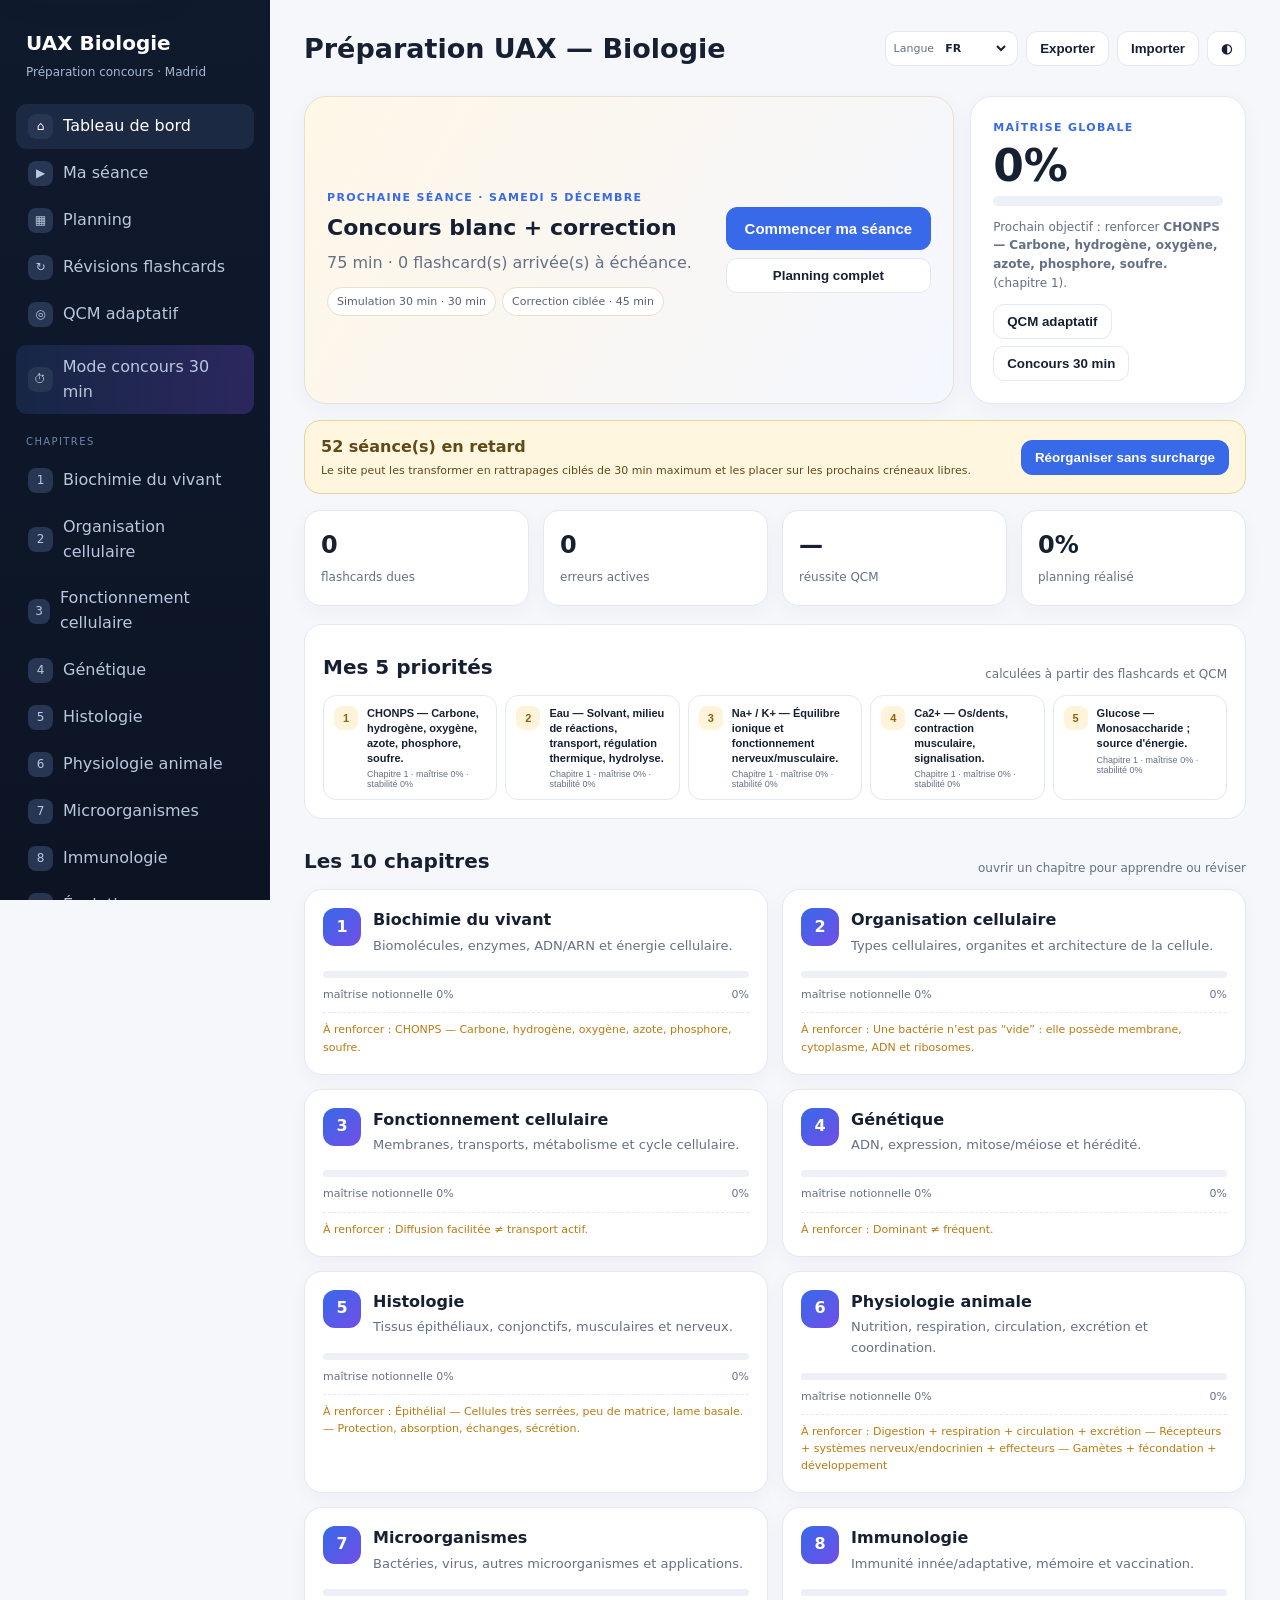
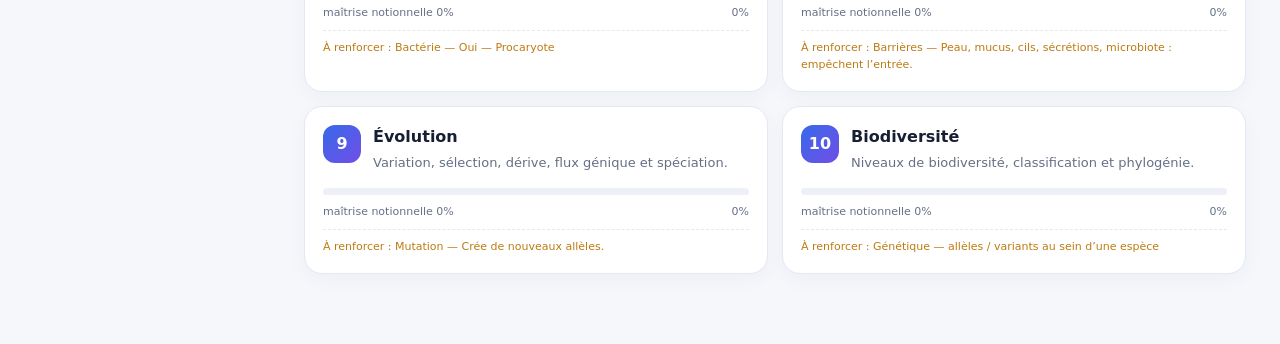
<file: index.html>
<!doctype html>
<html lang="fr">
<head>
  <meta charset="utf-8">
  <meta name="viewport" content="width=device-width,initial-scale=1">
  <meta name="theme-color" content="#101a2d">
  <meta name="description" content="Préparation interactive au QCM de biologie UAX : cours, flashcards, planning, QCM adaptatifs et concours blancs.">
  <link rel="manifest" href="manifest.webmanifest">
  <link rel="icon" href="icon.svg" type="image/svg+xml">
  <title>UAX Biologie — Préparation interactive V3.1</title>
  <link rel="stylesheet" href="style.css">
</head>
<body>
  <div id="app"></div>
  <noscript>Ce site nécessite JavaScript pour les flashcards, QCM et le suivi de progression.</noscript>
  <script src="data.js"></script>
  <script src="app.js"></script>
  <script>if('serviceWorker' in navigator && location.protocol!=='file:'){navigator.serviceWorker.register('./sw.js').catch(()=>{});}</script>
</body>
</html>
</file>
<file: style.css>
:root{--bg:#f5f7fb;--panel:#fff;--text:#172033;--muted:#657086;--line:#e3e8f2;--nav:#101a2d;--nav2:#1c2942;--accent:#3769e8;--accent2:#714ee8;--good:#16855b;--warn:#bc7b11;--bad:#c4434a;--shadow:0 12px 36px rgba(25,39,72,.08);--radius:18px}*{box-sizing:border-box}html{scroll-behavior:smooth}body{margin:0;font-family:Inter,ui-sans-serif,system-ui,-apple-system,"Segoe UI",Roboto,Arial,sans-serif;color:var(--text);background:var(--bg);line-height:1.55}.shell{min-height:100vh;display:grid;grid-template-columns:270px 1fr}.sidebar{position:sticky;top:0;height:100vh;padding:22px 16px;background:linear-gradient(180deg,var(--nav),#0c1424);color:#fff;overflow:auto}.brand{padding:6px 10px 18px}.brand b{display:block;font-size:20px}.brand span{font-size:12px;color:#a8b7d4}.nav-btn{display:flex;align-items:center;gap:10px;width:100%;border:0;background:transparent;color:#bac7df;padding:10px 12px;border-radius:11px;text-align:left;font:inherit;cursor:pointer;margin:2px 0}.nav-btn:hover,.nav-btn.active{background:var(--nav2);color:#fff}.nav-num{width:25px;height:25px;border-radius:8px;background:#273653;display:grid;place-items:center;font-size:12px}.nav-section{font-size:10px;letter-spacing:.14em;text-transform:uppercase;color:#6f84aa;margin:20px 10px 8px}.main{padding:28px 34px 70px;min-width:0}.topbar{display:flex;justify-content:space-between;align-items:center;gap:16px;margin-bottom:26px}.topbar h1{font-size:27px;margin:0}.top-actions{display:flex;gap:8px;flex-wrap:wrap}.btn{border:1px solid var(--line);background:var(--panel);color:var(--text);border-radius:11px;padding:9px 13px;font-weight:650;cursor:pointer}.btn:hover{border-color:#bfc9df}.btn.primary{background:var(--accent);color:#fff;border-color:var(--accent)}.btn.danger{color:var(--bad)}.hero{background:linear-gradient(120deg,#172744,#273f74 62%,#4b4da6);color:#fff;border-radius:24px;padding:28px;box-shadow:var(--shadow);display:grid;grid-template-columns:1.5fr .8fr;gap:24px;align-items:center}.hero h2{font-size:30px;margin:0 0 8px}.hero p{color:#d7e2f7;max-width:720px}.big-progress{height:13px;border-radius:999px;background:#ffffff25;overflow:hidden}.big-progress>i{display:block;height:100%;background:#7ee6bd;border-radius:inherit}.hero-score{text-align:center}.hero-score strong{display:block;font-size:43px}.hero-score span{color:#c5d4ef;font-size:13px}.stat-grid{display:grid;grid-template-columns:repeat(4,minmax(0,1fr));gap:14px;margin:18px 0}.stat{background:var(--panel);border:1px solid var(--line);border-radius:16px;padding:16px;box-shadow:0 6px 20px rgba(25,39,72,.04)}.stat b{font-size:24px;display:block}.stat span{font-size:12px;color:var(--muted)}.section-title{display:flex;align-items:end;justify-content:space-between;margin:27px 0 12px}.section-title h2{margin:0;font-size:20px}.section-title span{font-size:12px;color:var(--muted)}.chapter-grid{display:grid;grid-template-columns:repeat(2,minmax(0,1fr));gap:14px}.chapter-card{background:var(--panel);border:1px solid var(--line);border-radius:18px;padding:18px;box-shadow:0 6px 20px rgba(25,39,72,.035);cursor:pointer;transition:.18s}.chapter-card:hover{transform:translateY(-2px);box-shadow:var(--shadow)}.chapter-head{display:flex;align-items:flex-start;gap:12px}.chapter-index{flex:none;width:38px;height:38px;display:grid;place-items:center;border-radius:12px;color:#fff;font-weight:800;background:linear-gradient(135deg,var(--accent),var(--accent2))}.chapter-card h3{margin:0 0 3px;font-size:16px}.chapter-card p{margin:0;color:var(--muted);font-size:13px}.mini-progress{height:7px;background:#edf0f6;border-radius:99px;overflow:hidden;margin-top:15px}.mini-progress i{display:block;height:100%;background:var(--good)}.card-foot{display:flex;justify-content:space-between;margin-top:8px;color:var(--muted);font-size:11px}.chapter-page{max-width:1040px;margin:auto}.chapter-banner{background:linear-gradient(125deg,#fff,#f4f7ff);border:1px solid var(--line);border-radius:22px;padding:24px}.chapter-banner .kicker{color:var(--accent);font-size:12px;font-weight:800;letter-spacing:.12em;text-transform:uppercase}.chapter-banner h2{font-size:30px;margin:4px 0}.chapter-banner p{margin:0;color:var(--muted)}.tabs{display:flex;gap:8px;overflow:auto;margin:18px 0 14px;padding-bottom:3px}.tab{border:1px solid var(--line);background:#fff;padding:9px 14px;border-radius:999px;white-space:nowrap;cursor:pointer;font-weight:700;color:#59647a}.tab.active{background:var(--text);border-color:var(--text);color:#fff}.content-panel{background:#fff;border:1px solid var(--line);border-radius:18px;padding:24px;box-shadow:0 6px 22px rgba(25,39,72,.04)}.course{max-width:830px;margin:auto}.course h2{font-size:21px;margin-top:30px;padding-top:6px}.course h3{font-size:16px;color:#33425f;margin-top:18px}.course p,.course li{font-size:15px}.course ul{padding-left:22px}.callout{background:#eff4ff;border-left:4px solid var(--accent);padding:12px 14px;border-radius:9px;margin:16px 0;color:#263858}.table-wrap{overflow:auto;margin:16px 0}table{border-collapse:collapse;width:100%;font-size:13px}th{background:#f1f4fa;color:#39445b;text-align:left}th,td{padding:10px 11px;border:1px solid #e2e6ef;vertical-align:top}.checklist{display:grid;gap:9px}.check{display:flex;gap:11px;align-items:flex-start;border:1px solid var(--line);padding:12px 13px;border-radius:12px;background:#fff;cursor:pointer}.check input{margin-top:4px;accent-color:var(--good)}.check.done{background:#f0faf6;border-color:#cae9da;color:#315b4d}.flash-wrap{max-width:720px;margin:10px auto;text-align:center}.flash-card{min-height:270px;border-radius:24px;border:1px solid var(--line);background:linear-gradient(150deg,#fff,#f5f7ff);box-shadow:var(--shadow);padding:38px 34px;display:grid;place-items:center;cursor:pointer}.flash-label{font-size:11px;color:var(--accent);font-weight:800;text-transform:uppercase;letter-spacing:.12em}.flash-text{font-size:24px;font-weight:750;margin-top:14px}.flash-controls{display:flex;justify-content:center;gap:8px;flex-wrap:wrap;margin:14px 0}.diff.easy{color:var(--good)}.diff.mid{color:var(--warn)}.diff.hard{color:var(--bad)}.quiz-box{max-width:800px;margin:auto}.quiz-meta{display:flex;justify-content:space-between;color:var(--muted);font-size:13px;margin-bottom:12px}.quiz-q{font-size:20px;font-weight:750;margin:10px 0 18px}.answers{display:grid;gap:10px}.answer{border:1px solid var(--line);border-radius:13px;padding:13px;text-align:left;background:var(--panel);color:var(--text);-webkit-text-fill-color:var(--text);appearance:none;-webkit-appearance:none;cursor:pointer;font:inherit}.answer:hover{border-color:#aebddd}.answer.correct{background:#eefaf5;border-color:#9fd8bf}.answer.wrong{background:#fff1f2;border-color:#e4a7aa}.feedback{margin-top:14px;padding:13px 14px;border-radius:12px;background:#f4f6fa}.feedback.good{border-left:4px solid var(--good)}.feedback.bad{border-left:4px solid var(--bad)}.errors{display:grid;gap:10px}.error-card{background:#fff;border:1px solid var(--line);border-radius:13px;padding:13px}.error-card b{display:block;margin-bottom:4px}.empty{text-align:center;color:var(--muted);padding:45px 15px}.toolbar{display:flex;justify-content:space-between;align-items:center;gap:12px;flex-wrap:wrap;margin-bottom:15px}.pill{font-size:12px;color:var(--muted);border:1px solid var(--line);padding:6px 9px;border-radius:99px}.mobile-menu{display:none}.modal-back{position:fixed;inset:0;background:#09111fcc;z-index:30;display:grid;place-items:center;padding:20px}.modal{background:#fff;border-radius:20px;padding:22px;max-width:560px;width:100%;box-shadow:0 20px 70px #0004}.modal h3{margin-top:0}.modal textarea{width:100%;height:180px;border:1px solid var(--line);border-radius:10px;padding:10px;resize:vertical}@media(max-width:900px){.shell{grid-template-columns:1fr}.sidebar{position:fixed;z-index:20;left:-290px;width:270px;transition:.2s}.sidebar.open{left:0}.main{padding:18px 16px 60px}.mobile-menu{display:inline-flex}.hero{grid-template-columns:1fr}.stat-grid{grid-template-columns:repeat(2,1fr)}.chapter-grid{grid-template-columns:1fr}.topbar h1{font-size:21px}}@media(max-width:520px){.content-panel{padding:16px}.chapter-banner{padding:18px}.chapter-banner h2{font-size:24px}.flash-text{font-size:20px}.flash-card{padding:26px 18px;min-height:240px}.stat-grid{gap:9px}.stat{padding:12px}.top-actions .hide-sm{display:none}}

body.dark{--bg:#0d1422;--panel:#141e30;--text:#eaf0fb;--muted:#9cacC4;--line:#26344d;--nav:#09111e;--nav2:#1a2840;--accent:#6d91ff;--accent2:#9679ff;--good:#4ecb99;--warn:#e0aa4b;--bad:#ef7a80;--shadow:0 12px 36px rgba(0,0,0,.22)}body.dark .hero{background:linear-gradient(120deg,#172744,#273f74 62%,#4b4da6)}body.dark .chapter-banner,body.dark .flash-card{background:linear-gradient(150deg,#141e30,#18243a)}body.dark th{background:#1b2940;color:#d9e4f7}body.dark .callout{background:#172946;color:#dce7fb}body.dark .feedback{background:#172235}body.dark .check.done{background:#123127;color:#c8f1e0;border-color:#23563f}body.dark .answer.correct{background:#123127}body.dark .answer.wrong{background:#3b1d24}

/* V2 — Mode concours */
.exam-nav{margin-top:8px;background:linear-gradient(90deg,#27447d55,#6648c955)}
.exam-cta{margin:18px 0 8px;background:linear-gradient(120deg,#eff4ff,#f7f2ff);border:1px solid #dbe3f4;border-radius:20px;padding:20px 22px;display:flex;align-items:center;justify-content:space-between;gap:20px}.exam-cta h2{margin:3px 0 4px;font-size:21px}.exam-cta p{margin:0;color:var(--muted)}.kicker{color:var(--accent);font-size:11px;font-weight:800;letter-spacing:.12em;text-transform:uppercase}.btn.big{padding:12px 18px;font-size:15px;white-space:nowrap}
.exam-page{max-width:1120px;margin:auto}.exam-intro{background:linear-gradient(135deg,#152644,#314a83 68%,#624ca0);color:white;border-radius:26px;padding:34px;box-shadow:var(--shadow)}.exam-intro h2{font-size:31px;margin:5px 0 8px}.exam-intro p{max-width:820px;color:#d7e2f7}.exam-counts{display:grid;grid-template-columns:repeat(3,1fr);gap:12px;max-width:600px;margin:24px 0 18px}.count-card{border:1px solid #ffffff35;background:#ffffff12;color:#fff;border-radius:16px;padding:16px 10px;cursor:pointer}.count-card strong{display:block;font-size:27px}.count-card span{font-size:12px;color:#cfdcf3}.count-card.active{background:#fff;color:#182642;border-color:#fff}.count-card.active span{color:#657086}.exam-start{padding:13px 20px}.exam-note{font-size:12px!important;margin-bottom:0!important}.history-panel{margin-top:20px;background:var(--panel);border:1px solid var(--line);border-radius:18px;padding:20px}.history-list{display:grid;gap:8px}.history-row{display:grid;grid-template-columns:1fr 80px 80px;align-items:center;padding:10px 12px;border:1px solid var(--line);border-radius:11px}.history-row b{text-align:center;color:var(--accent)}.history-row span:last-child{text-align:right;color:var(--muted)}
.exam-status{display:flex;justify-content:space-between;align-items:center;margin-bottom:16px;gap:14px}.exam-status>div:first-child{display:flex;gap:7px;flex-wrap:wrap}.timer{font-variant-numeric:tabular-nums;font-size:28px;font-weight:850;background:var(--text);color:var(--panel);border-radius:14px;padding:7px 14px;letter-spacing:.04em}.timer.urgent{background:var(--bad);color:#fff}.exam-layout{display:grid;grid-template-columns:minmax(0,1fr) 240px;gap:16px}.exam-question,.exam-nav-grid{background:var(--panel);border:1px solid var(--line);border-radius:18px;padding:24px;box-shadow:0 6px 22px rgba(25,39,72,.04)}.exam-answer.selected{border-color:var(--accent);background:#e8efff;color:#172033;-webkit-text-fill-color:#172033;box-shadow:0 0 0 2px var(--accent) inset}.exam-actions{display:flex;gap:8px;justify-content:space-between;align-items:center;margin-top:20px}.btn.marked{color:#9a6d00;background:#fff8db;border-color:#e8d482}.exam-nav-grid h3{font-size:14px;margin:0 0 12px}.question-grid{display:grid;grid-template-columns:repeat(5,1fr);gap:7px}.qdot{aspect-ratio:1;border:1px solid var(--line);background:var(--panel);border-radius:9px;cursor:pointer;font-size:12px;font-weight:700;color:var(--muted)}.qdot.answered{background:#eaf6f1;border-color:#a8d6c2;color:#1f6d50}.qdot.flagged{box-shadow:0 0 0 2px #e3b64f inset}.qdot.current{background:var(--accent);border-color:var(--accent);color:#fff}.exam-legend{display:flex;flex-direction:column;gap:5px;margin:14px 0;font-size:11px;color:var(--muted)}.lg{display:inline-block;width:11px;height:11px;border-radius:4px;margin-right:5px;vertical-align:-1px}.lg.answered{background:#bfe7d4}.lg.flagged{border:2px solid #e3b64f}.full{width:100%;margin-top:8px}
.result-hero{background:linear-gradient(120deg,#172744,#304c86 60%,#514b98);color:#fff;border-radius:24px;padding:28px;display:flex;justify-content:space-between;align-items:center}.result-hero h2{font-size:58px;margin:0;line-height:1}.result-hero p{color:#d7e2f7}.result-gauge{text-align:center;border:1px solid #ffffff2e;background:#ffffff12;padding:18px 22px;border-radius:18px;min-width:210px}.result-gauge span{display:block;font-size:33px;font-weight:850}.result-gauge small{color:#d7e2f7}.result-panel{margin-top:16px}.chapter-results{display:grid;gap:10px}.result-row{display:grid;grid-template-columns:230px 1fr 52px;align-items:center;gap:12px}.result-row>div:first-child{display:flex;justify-content:space-between;gap:8px;font-size:13px}.result-row>div:first-child span{color:var(--muted)}.result-bar{height:9px;background:#edf0f6;border-radius:99px;overflow:hidden}.result-bar i{display:block;height:100%;background:linear-gradient(90deg,var(--accent),var(--good));border-radius:99px}.result-row>strong{text-align:right;font-size:13px}.exam-result-actions{display:flex;justify-content:flex-end;gap:8px;flex-wrap:wrap;margin-top:18px}
body.dark .exam-cta{background:linear-gradient(120deg,#14233b,#211c3b);border-color:var(--line)}body.dark .exam-answer.selected{background:#1a2c4c;color:#eaf0fb;-webkit-text-fill-color:#eaf0fb}body.dark .qdot.answered{background:#123127;color:#bfead7}body.dark .result-bar{background:#26344d}
@media(max-width:900px){.exam-layout{grid-template-columns:1fr}.exam-nav-grid{order:-1}.question-grid{grid-template-columns:repeat(10,1fr)}.exam-cta{align-items:flex-start;flex-direction:column}.result-row{grid-template-columns:170px 1fr 45px}}
@media(max-width:600px){.exam-intro{padding:22px}.exam-intro h2{font-size:25px}.exam-counts{grid-template-columns:repeat(3,1fr)}.exam-status{align-items:flex-start}.timer{font-size:22px}.question-grid{grid-template-columns:repeat(5,1fr)}.exam-question,.exam-nav-grid{padding:16px}.exam-actions{flex-wrap:wrap}.exam-actions .btn{flex:1}.result-hero{align-items:flex-start;flex-direction:column;gap:14px}.result-gauge{width:100%}.result-row{grid-template-columns:1fr 45px}.result-row>div:first-child{grid-column:1/3}.result-bar{grid-column:1/2}.result-row>strong{grid-column:2/3}.history-row{grid-template-columns:1fr 60px 60px}}

/* V2.2 - contraste renforce pour tous les choix QCM (Safari/WebKit inclus) */
html body:not(.dark) button.answer {
  color:#172033 !important;
  -webkit-text-fill-color:#172033 !important;
  opacity:1 !important;
  visibility:visible !important;
}
html body:not(.dark) button.answer b,
html body:not(.dark) button.answer span {
  color:#172033 !important;
  -webkit-text-fill-color:#172033 !important;
  opacity:1 !important;
}
html body.dark button.answer {
  color:#eaf0fb !important;
  -webkit-text-fill-color:#eaf0fb !important;
  opacity:1 !important;
  visibility:visible !important;
}
html body.dark button.answer b,
html body.dark button.answer span {
  color:#eaf0fb !important;
  -webkit-text-fill-color:#eaf0fb !important;
  opacity:1 !important;
}
button.answer:disabled { opacity:1 !important; cursor:default; }
html body:not(.dark) button.answer.correct,
html body:not(.dark) button.answer.wrong,
html body:not(.dark) button.exam-answer.selected {
  color:#172033 !important;
  -webkit-text-fill-color:#172033 !important;
}
html body.dark button.answer.correct,
html body.dark button.answer.wrong,
html body.dark button.exam-answer.selected {
  color:#eaf0fb !important;
  -webkit-text-fill-color:#eaf0fb !important;
}

/* V3 — apprentissage adaptatif, planning et accessibilité */
:focus-visible{outline:3px solid #f2a444!important;outline-offset:3px}.skip-link{position:fixed;left:12px;top:-60px;z-index:100;background:#fff;color:#172033;padding:10px 14px;border-radius:10px;box-shadow:var(--shadow)}.skip-link:focus{top:12px}.muted{color:var(--muted)}
.lang-control{display:flex;align-items:center;gap:7px;border:1px solid var(--line);border-radius:11px;padding:5px 8px;background:var(--panel);font-size:11px;color:var(--muted)}.lang-control select{border:0;background:transparent;color:var(--text);font:inherit;font-weight:800;outline:0}.lang-control option{color:#172033;background:#fff}
.today-card{margin:18px 0;background:linear-gradient(120deg,#fff7e7,#f4f7ff);border:1px solid #e7dfcf;border-radius:22px;padding:22px;display:flex;justify-content:space-between;gap:22px;align-items:center;box-shadow:0 6px 22px rgba(25,39,72,.04)}.today-card h2{margin:3px 0 5px;font-size:22px}.today-card p{margin:0;color:var(--muted)}.today-main{min-width:0}.today-steps{display:flex;flex-wrap:wrap;gap:6px;margin-top:12px}.today-steps span{background:#fff;border:1px solid #eadfca;border-radius:999px;padding:5px 9px;font-size:11px;color:#5a6271}.today-actions{display:flex;gap:8px;flex-direction:column;min-width:180px}.dashboard-tools{display:grid;grid-template-columns:repeat(4,1fr);gap:12px;margin:18px 0}.tool-card{border:1px solid var(--line);border-radius:16px;background:var(--panel);color:var(--text);text-align:left;padding:15px;cursor:pointer;box-shadow:0 4px 15px rgba(25,39,72,.03)}.tool-card:hover{border-color:#b5c3de;transform:translateY(-1px)}.tool-card b{display:block;font-size:14px;margin-bottom:3px}.tool-card span{display:block;color:var(--muted);font-size:11px;line-height:1.4}.weak-line{margin-top:9px;padding-top:8px;border-top:1px dashed var(--line);font-size:11px;color:var(--warn)}
.vocab-hints{display:flex;flex-wrap:wrap;gap:6px;margin-top:13px;padding-top:11px;border-top:1px dashed var(--line)}.vocab-hints span{font-size:11px;background:#f3efff;border:1px solid #e4dafa;color:#4f4871;padding:5px 8px;border-radius:999px}.vocab-hints b{font-weight:700}.focus-banner{background:#fff7df;border:1px solid #ead59a;border-radius:12px;padding:10px 12px;margin-bottom:16px;color:#6f561c}
.mastery-list{display:grid;gap:10px}.mastery-row{display:grid;grid-template-columns:minmax(0,1fr) 300px;gap:14px;align-items:center;border:1px solid var(--line);border-radius:14px;padding:10px 12px;background:var(--panel)}.check.compact{border:0;padding:4px;background:transparent}.mastery-meta{display:grid;grid-template-columns:90px 1fr 42px;gap:8px;align-items:center}.mastery-status{font-size:11px;color:var(--muted)}.mastery-bar{height:8px;background:#edf0f6;border-radius:999px;overflow:hidden}.mastery-bar i{display:block;height:100%;background:#a4adbf;border-radius:999px}.mastery-row.learning .mastery-bar i{background:#d6a543}.mastery-row.fragile .mastery-bar i{background:#e27b51}.mastery-row.mastered .mastery-bar i{background:var(--good)}.mastery-meta b{text-align:right;font-size:12px}.pill-btn{border:1px solid var(--line);background:var(--panel);color:var(--muted);border-radius:999px;padding:6px 9px;cursor:pointer;font-size:11px;font-weight:700}.pill-btn.active{background:var(--text);color:var(--panel);border-color:var(--text)}.pill-btn.adaptive{color:var(--accent);border-color:#b8c9f2}.quiz-filters{display:flex;gap:5px;flex-wrap:wrap}.visual-q{max-width:560px;margin:0 auto 18px;border:1px solid var(--line);border-radius:16px;overflow:hidden;background:#fff}.visual-q svg{display:block;width:100%;height:auto}.feedback-actions,.error-actions{display:flex;gap:7px;flex-wrap:wrap;margin-top:10px}.answer.selected{border-color:var(--accent)!important;box-shadow:0 0 0 2px var(--accent) inset}.answer:disabled{opacity:1!important}.practice-counts{display:grid;grid-template-columns:repeat(3,1fr);gap:12px;max-width:600px;margin:auto}.count-card.light{background:#f4f7ff;color:var(--text);border:1px solid var(--line)}.count-card.light span{color:var(--muted)}.count-card.light:hover{border-color:var(--accent)}
.search-form{display:grid;grid-template-columns:1fr auto;gap:8px}.search-form input{width:100%;border:1px solid var(--line);border-radius:12px;padding:12px 14px;background:var(--panel);color:var(--text);font:inherit}.search-results{display:grid;gap:8px;margin-top:15px}.search-result{display:flex;flex-direction:column;gap:3px;text-align:left;border:1px solid var(--line);border-radius:12px;background:var(--panel);color:var(--text);padding:12px;cursor:pointer}.search-result:hover{border-color:#b7c5e0}.search-result .result-type{font-size:10px;text-transform:uppercase;letter-spacing:.08em;color:var(--accent);font-weight:800}.search-result b{font-size:13px}.search-result small{color:var(--muted);white-space:nowrap;overflow:hidden;text-overflow:ellipsis}
.target-date{margin-top:16px;display:flex;align-items:center;gap:8px;flex-wrap:wrap}.target-date label{font-size:12px;font-weight:700}.target-date input{margin-left:7px;border:1px solid var(--line);border-radius:9px;padding:7px 9px;background:var(--panel);color:var(--text)}.target-date small{color:var(--muted);width:100%}.plan-tabs{margin-top:16px}.plan-list{display:grid;gap:9px}.plan-row{display:grid;grid-template-columns:165px minmax(0,1fr) 70px 190px;align-items:center;gap:12px;border:1px solid var(--line);border-radius:14px;padding:12px}.plan-row.done{background:#f0faf6;border-color:#cae9da}.plan-row.skipped{opacity:.55}.plan-date b{font-size:12px;display:block;text-transform:capitalize}.plan-date span{font-size:10px;color:var(--muted)}.plan-body h3{font-size:13px;margin:0 0 6px}.plan-activities{display:flex;gap:5px;flex-wrap:wrap}.activity-chip{border:1px solid var(--line);background:var(--panel);color:var(--text);border-radius:999px;padding:5px 8px;font-size:10px;cursor:pointer}.activity-chip:hover{border-color:var(--accent)}.activity-chip small{color:var(--muted)}.plan-duration{text-align:center;font-size:12px;font-weight:800;color:var(--accent)}.plan-actions{display:flex;gap:5px;justify-content:flex-end}.btn.small{font-size:10px;padding:6px 8px}.done-label{color:var(--good);font-size:12px;font-weight:800}.session-hero{background:linear-gradient(125deg,#172744,#304d86);color:#fff;border-radius:24px;padding:28px}.session-hero h2{margin:4px 0;font-size:29px}.session-hero p{color:#d8e2f5}.session-steps{display:grid;gap:10px}.session-step{display:grid;grid-template-columns:40px 1fr auto;align-items:center;gap:12px;border:1px solid var(--line);border-radius:14px;padding:13px}.step-num{width:34px;height:34px;border-radius:10px;background:#edf2ff;color:var(--accent);display:grid;place-items:center;font-weight:850}.session-step b,.session-step small{display:block}.session-step small{color:var(--muted);margin-top:2px}.session-footer{display:flex;justify-content:flex-end;gap:8px;margin-top:16px}
.weak-grid{display:grid;grid-template-columns:repeat(2,1fr);gap:8px}.weak-card{display:grid;grid-template-columns:48px 1fr;gap:10px;align-items:center;text-align:left;border:1px solid var(--line);border-radius:12px;padding:10px;background:var(--panel);color:var(--text);cursor:pointer}.weak-card b{font-size:18px;color:var(--warn)}.weak-card span{font-size:11px}.activity-strip{display:grid;grid-template-columns:repeat(14,1fr);gap:5px}.day-block{height:36px;border-radius:7px;background:#edf0f6;display:grid;place-items:center;font-size:10px;color:#586278}.day-block.level-1{background:#d9eee6}.day-block.level-2{background:#afe0ce}.day-block.level-3{background:#76c4a7}.day-block.level-4{background:#3a9e78;color:#fff}.exam-trend{height:180px;display:flex;align-items:flex-end;gap:10px;padding-top:25px}.trend-col{height:100%;flex:1;display:flex;align-items:center;justify-content:flex-end;flex-direction:column;gap:4px}.trend-col span{width:min(28px,75%);background:linear-gradient(180deg,var(--accent),var(--good));border-radius:7px 7px 3px 3px;min-height:4px}.trend-col b{font-size:10px;color:var(--muted)}
body.dark .today-card{background:linear-gradient(120deg,#2d2518,#17233a);border-color:#3f3a30}body.dark .today-steps span{background:#172235;border-color:#32405b;color:#c8d5e9}body.dark .vocab-hints span{background:#28213d;border-color:#493d6a;color:#d9cff5}body.dark .focus-banner{background:#332a16;border-color:#5c4c25;color:#efdba7}body.dark .mastery-bar{background:#26344d}body.dark .count-card.light{background:#172235}body.dark .plan-row.done{background:#123127;border-color:#23563f}body.dark .step-num{background:#1a2c4c}body.dark .day-block{background:#26344d;color:#aab7cc}body.dark .visual-q{background:#fff}body.dark .activity-chip{background:#18243a}
@media(max-width:1080px){.dashboard-tools{grid-template-columns:repeat(2,1fr)}.plan-row{grid-template-columns:140px minmax(0,1fr) 60px}.plan-actions{grid-column:2/4;justify-content:flex-start}.mastery-row{grid-template-columns:1fr}.mastery-meta{grid-template-columns:90px 1fr 42px}}
@media(max-width:700px){.today-card{align-items:flex-start;flex-direction:column}.today-actions{width:100%;min-width:0}.dashboard-tools{grid-template-columns:1fr}.lang-control span{display:none}.mastery-meta{grid-template-columns:75px 1fr 38px}.plan-row{grid-template-columns:1fr}.plan-actions{grid-column:auto}.plan-duration{text-align:left}.session-step{grid-template-columns:36px 1fr}.session-step .btn{grid-column:1/3}.weak-grid{grid-template-columns:1fr}.practice-counts{grid-template-columns:repeat(3,1fr)}.activity-strip{gap:3px}.day-block{height:28px}.search-form{grid-template-columns:1fr}.search-result small{white-space:normal}.top-actions{gap:5px}}


/* V3.1 — consolidation UX, planning adaptatif, maîtrise détaillée */
.dashboard-focus{display:grid;grid-template-columns:minmax(0,1.65fr) minmax(260px,.7fr);gap:16px;align-items:stretch}.dashboard-focus .today-card{margin:0}.progress-focus{background:var(--panel);border:1px solid var(--line);border-radius:22px;padding:22px;box-shadow:0 6px 22px rgba(25,39,72,.04);display:flex;flex-direction:column;justify-content:center}.focus-score{font-size:44px;font-weight:900;line-height:1;margin:8px 0}.focus-progress{height:10px;background:#edf0f6;border-radius:999px;overflow:hidden}.focus-progress i{display:block;height:100%;background:linear-gradient(90deg,var(--accent),var(--good));border-radius:inherit}.progress-focus p{font-size:12px;color:var(--muted);margin:12px 0}.focus-actions{display:flex;gap:7px;flex-wrap:wrap}.compact-stats{margin-top:16px}.priority-panel{background:var(--panel);border:1px solid var(--line);border-radius:18px;padding:0 18px 18px;margin:18px 0}.priority-grid{display:grid;grid-template-columns:repeat(5,minmax(0,1fr));gap:8px}.priority-item{display:flex;gap:9px;align-items:flex-start;text-align:left;border:1px solid var(--line);background:var(--panel);color:var(--text);border-radius:13px;padding:10px;cursor:pointer}.priority-item:hover{border-color:var(--accent)}.priority-item>span{width:24px;height:24px;flex:none;display:grid;place-items:center;border-radius:8px;background:#fff3da;color:#8b6210;font-weight:850;font-size:11px}.priority-item b{display:block;font-size:11px;line-height:1.35}.priority-item small{display:block;color:var(--muted);font-size:9px;margin-top:4px}.recovery-alert{display:flex;align-items:center;justify-content:space-between;gap:16px;background:#fff6df;border:1px solid #ead49a;border-radius:16px;padding:14px 16px;margin:16px 0;color:#5f4a18}.recovery-alert div{display:flex;flex-direction:column}.recovery-alert span{font-size:11px;margin-top:2px}.plan-recovery{margin-bottom:0}.plan-row.recovery{border-style:dashed;border-color:#d4a94e;background:#fffaf0}.mastery-breakdown{display:flex;gap:5px;flex-wrap:wrap;justify-content:flex-end;margin-top:5px}.mastery-breakdown span{font-size:9px;color:var(--muted);border:1px solid var(--line);border-radius:999px;padding:2px 6px}.mastery-row.fragile .mastery-bar i{background:#d58b34}.answer.selected{background:#e8efff!important;color:#172033!important;-webkit-text-fill-color:#172033!important}.answer.selected span,.answer.selected b{color:inherit!important;-webkit-text-fill-color:inherit!important}.answer.correct{color:#173c2e!important;-webkit-text-fill-color:#173c2e!important}.answer.wrong{color:#5b2026!important;-webkit-text-fill-color:#5b2026!important}body.dark .answer.selected{background:#203a68!important;color:#fff!important;-webkit-text-fill-color:#fff!important}body.dark .answer.correct{color:#dff8ed!important;-webkit-text-fill-color:#dff8ed!important}body.dark .answer.wrong{color:#ffe3e5!important;-webkit-text-fill-color:#ffe3e5!important}body.dark .priority-item>span{background:#3d321a;color:#f0c96c}body.dark .recovery-alert{background:#332a16;border-color:#5c4c25;color:#efdba7}body.dark .plan-row.recovery{background:#292315;border-color:#6b5527}body.dark .focus-progress{background:#26344d}
@media(max-width:1100px){.dashboard-focus{grid-template-columns:1fr}.priority-grid{grid-template-columns:repeat(2,1fr)}}
@media(max-width:700px){.priority-grid{grid-template-columns:1fr}.recovery-alert{align-items:flex-start;flex-direction:column}.recovery-alert .btn{width:100%}.mastery-breakdown{justify-content:flex-start}.focus-score{font-size:38px}}
/* V3.1 QA — dark mode: surfaces and active tabs */
.content-panel,.check,.error-card,.modal,.tab{background:var(--panel);color:var(--text)}
.tab{color:var(--muted)}
.tab.active{background:var(--text);border-color:var(--text);color:var(--panel)}
body.dark .course h3{color:#cbd7ed}
body.dark .content-panel,body.dark .check,body.dark .error-card,body.dark .modal{background:var(--panel);color:var(--text)}
body.dark .tab{background:var(--panel);color:#c6d2e6}
body.dark .tab.active{background:#eaf0fb;color:#172033;border-color:#eaf0fb}
body.dark .quiz-q,body.dark .quiz-meta,body.dark .content-panel p,body.dark .content-panel li{color:var(--text)}
</file>
